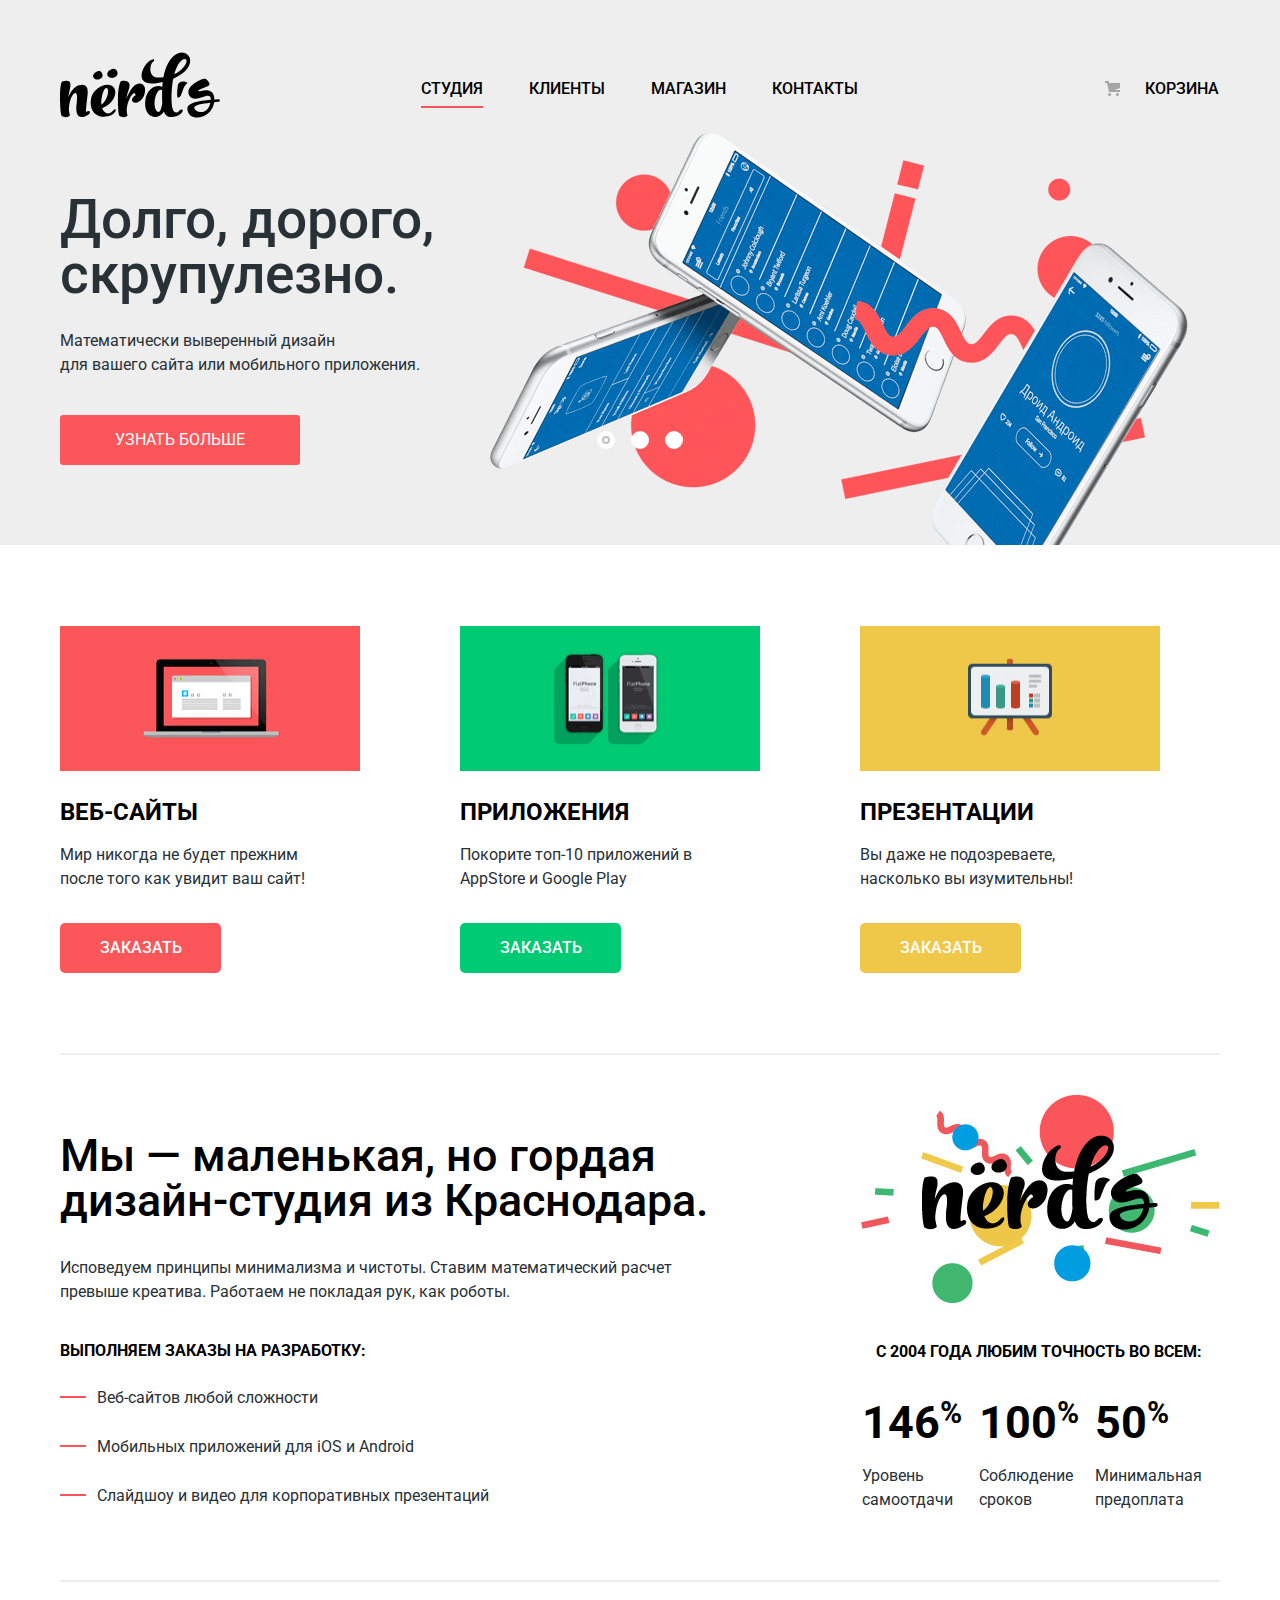
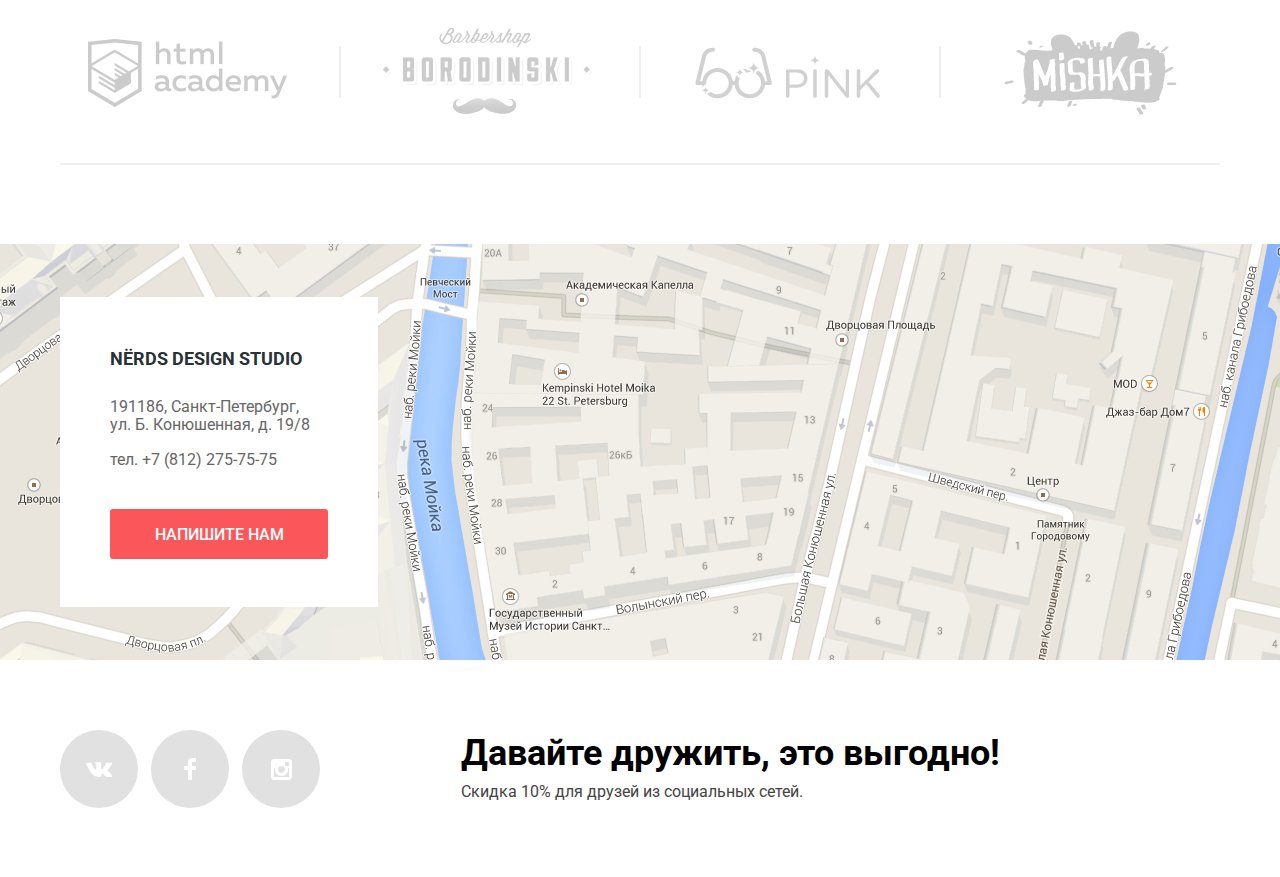
<file: index.html>
<!DOCTYPE html>
<html lang="ru">

<head>
  <meta charset="utf-8">
  <title>HTML Academy: Нёрдс</title>
  <link href="https://fonts.googleapis.com/css?family=Roboto:400,500,700&amp;subset=cyrillic" rel="stylesheet">
  <link href="css/normalize.min.css" rel="stylesheet">
  <link href="css/style.min.css" rel="stylesheet">
</head>

<body>
  <header class="page-header">
    <div class="container header-container">
      <h2 class="visually-hidden">Главная навигация</h2>
      <div class="nav-block">
        <a class="nerds-logo" href="index.html" aria-label="Главная страница nёrds"><img src="img/nerds-logo.svg" alt="Nёrds" width="160" height="70"></a>
        <nav class="main-navigation">
          <ul class="nav-list">
            <li class="nav-list-item"><a href="index.html" class="nav-link nav-link--active">Студия</a></li>
            <li class="nav-list-item"><a href="#" class="nav-link">Клиенты</a></li>
            <li class="nav-list-item"><a href="catalog.html" class="nav-link">Магазин</a></li>
            <li class="nav-list-item"><a href="#" class="nav-link">Контакты</a></li>
          </ul>
        </nav>
        <a class="icon-basket" href="#">Корзина</a>
      </div>
    </div>
  </header>
  <main class="page-main">
    <section class="slider">
      <div class="container">
        <h2 class="visually-hidden">Преимущества</h2>
        <div class="slider-controls">
          <i class="active" data-slide-number="1"></i>
          <i></i>
          <i></i>
        </div>
        <ul class="slider-list">
          <li class="slider-item">
            <h3>Долго, дорого,<br> скрупулезно.</h3>
            <p>Математически выверенный дизайн<br> для вашего сайта или мобильного приложения.</p>
            <a class="slider-item-button button" href="#">Узнать больше</a>
          </li>
          <li class="slider-item">
            <h3>Любим математику как никто другой</h3>
            <p>Никакого креатива, только математические формулы для расчета идеальных пропорций.</p>
            <a class="slider-item-button button" href="#">Узнать больше</a>
          </li>
          <li class="slider-item">
            <h3>Только ночь,<br> только хардкор</h3>
            <p>Работать днем, как все? Мы против этого.<br> Ближе к полуночи работа только начинается.</p>
            <a class="slider-item-button" href="#">Узнать больше</a>
          </li>
        </ul>
      </div>
    </section>
    <div class="container">
      <section class="services">
        <h2 class="visually-hidden">Наш сервис</h2>
        <ul class="service">
          <li class="service-block">
            <img class="service-img" src="img/illustration-1.png" alt="Веб-сайты" width="300" height="145">
            <h3 class="service-head">Веб-сайты</h3>
            <p class="service-desc">Мир никогда не будет прежним<br> после того как увидит ваш сайт!</p>
            <a class="service-link service-link--one" href="#">Заказать</a>
          </li>
          <li class="service-block">
            <img class="service-img" src="img/illustration-2.png" alt="Приложения" width="300" height="145">
            <h3 class="service-head">Приложения</h3>
            <p class="service-desc">Покорите топ-10 приложений в AppStore и Google Play</p>
            <a class="service-link service-link--two" href="#">Заказать</a>
          </li>
          <li class="service-block">
            <img class="service-img" src="img/illustration-3.png" alt="Презентации" width="300" height="145">
            <h3 class="service-head">Презентации</h3>
            <p class="service-desc">Вы даже не подозреваете,<br> насколько вы изумительны!</p>
            <a class="service-link service-link--three" href="#">Заказать</a>
          </li>
        </ul>
      </section>
      <section class="about">
        <h2 class="visually-hidden">О нас</h2>
        <div class="about-block about-block--one">
          <p class="about-head">Мы — маленькая, но гордая <br>дизайн-студия из Краснодара. </p>
          <p class="about-desc">Исповедуем принципы минимализма и чистоты. Ставим математический расчет<br> превыше креатива. Работаем не покладая рук, как роботы.</p>
          <h3 class="about-header about-header--one">Выполняем заказы на разработку:</h3>
          <ul class="about-list">
            <li class="about-list-item">Веб-сайтов любой сложности</li>
            <li class="about-list-item">Мобильных приложений для iOS и Android</li>
            <li class="about-list-item">Слайдшоу и видео для корпоративных презентаций</li>
          </ul>
        </div>
        <div class="about-block about-block--two">
          <h3 class="about-header about-header--two">с 2004 года Любим точность во всем:</h3>
          <table class="about-table">
            <tbody>
              <tr>
                <td class="about-table-numbers">146<sup>%</sup></td>
                <td class="about-table-numbers">100<sup>%</sup></td>
                <td class="about-table-numbers">50<sup>%</sup></td>
              </tr>
              <tr>
                <td class="about-table-desc">Уровень<br> самоотдачи</td>
                <td class="about-table-desc">Соблюдение<br> сроков</td>
                <td class="about-table-desc">Минимальная<br> предоплата</td>
              </tr>
            </tbody>
          </table>
        </div>
      </section>
      <section class="partners">
        <h2 class="visually-hidden">Партнёры</h2>
        <ul class="partners-list">
          <li class="partners-item">
            <a href="#">
              <img src="img/logo-1.png" alt="HTML Academy" width="199" height="68">
            </a>
          </li>
          <li class="partners-item"><a href="#">
              <img src="img/logo-2.png" alt="Borodinsky" width="209" height="90">
            </a>
          </li>
          <li class="partners-item"><a href="#">
              <img src="img/logo-3.png" alt="Pink" width="185" height="52">
            </a>
          </li>
          <li class="partners-item"> <a href="#">
              <img src="img/logo-4.png" alt="Mishka" width="173" height="84">
            </a>
          </li>
        </ul>
      </section>
    </div>
  </main>
  <footer class="page-footer">
    <section class="map">
      <h2 class="visually-hidden">Наши контакты</h2>
      <script type="text/javascript" charset="utf-8" async src="https://api-maps.yandex.ru/services/constructor/1.0/js/?um=constructor%3A093b4abc1fab7a2d4c91bf0e0e254837b73e4c7c0eccd42a4615734639413823&amp;width=100%25&amp;height=416&amp;lang=ru_RU&amp;scroll=true"></script>
      <div class="container container-map">
        <div class="map-info">
          <p class="map-info-title">Nёrds design studio</p>
          <p class="map-info-desc">191186, Санкт-Петербург,<br>ул. Б. Конюшенная, д. 19/8</p>
          <p class="map-info-desc-two">тел. +7 (812) 275-75-75</p>
          <a class="map-info-btn" href="#">Напишите нам</a>
        </div>
      </div>
    </section>
    <div class="footer-container container">
      <h2 class="visually-hidden">Nёrds в социальных сетях</h2>
      <ul class="social-ul">
        <li class="social-item"><a class="social" target="_blank" href="https://vk.com/" aria-label="Nёrds во вконатке">
            <svg xmlns="http://www.w3.org/2000/svg" width="26" height="15" viewBox="0 0 26 15">
              <path fill="#FFF" d="M16.138 11.51c.956-.309 2.18 2.04 3.483 2.939.978.681 1.727.534 1.727.534l3.473-.05s1.815-.112.957-1.554c-.071-.12-.503-1.069-2.585-3.022-2.177-2.043-1.882-1.712.739-5.244 1.597-2.153 2.236-3.468 2.036-4.028-.192-.539-1.365-.399-1.365-.399L20.69.713c-.381.001-.704.119-.851.515-.003.004-.621 1.666-1.445 3.079-1.741 2.989-2.436 3.148-2.724 2.961-.661-.433-.494-1.737-.494-2.664 0-2.897.432-4.105-.846-4.417-.427-.104-.739-.172-1.828-.182-1.392-.021-2.574 0-3.244.329-.445.223-.786.712-.579.74.26.035.843.16 1.155.586.401.552.389 1.789.389 1.789s.229 3.411-.54 3.834c-.528.29-1.25-.302-2.803-3.016-.793-1.388-1.392-2.922-1.392-2.922s-.116-.285-.326-.441c-.25-.185-.6-.244-.6-.244L.848.684S.29.7.085.946c-.182.218-.015.668-.015.668s2.909 6.881 6.203 10.347c3.02 3.182 6.452 2.971 6.452 2.971h1.555s.469-.054.709-.312c.224-.24.214-.691.214-.691s-.031-2.109.935-2.419z" />
            </svg></a>
        </li>
        <li class="social-item"><a class="social" target="_blank" href="https://www.facebook.com/" aria-label="Nёrds в фейсбуке">
            <svg version="1.1" id="Layer_2" xmlns="http://www.w3.org/2000/svg" xmlns:xlink="http://www.w3.org/1999/xlink" x="0px" y="0px" width="12px" height="22px" viewBox="0 0 12 22" enable-background="new 0 0 12 22" xml:space="preserve">
              <path fill="#FFFFFF" d="M12,4V0H8C5.791,0,4,1.791,4,4v4H0v4h4v10h4V12h4V8H8V4H12z" />
            </svg>
          </a>
        </li>
        <li class="social-item"><a class="social" target="_blank" href="https://instagram.com/" aria-label="Nёrds в инстрагаме">
            <svg enable-background="new 0 0 21 21" height="21" viewBox="0 0 21 21" width="21" xmlns="http://www.w3.org/2000/svg">
              <path d="m18 0h-15c-1.65 0-3 1.35-3 3v15c0 1.65 1.35 3 3 3h15c1.65 0 3-1.35 3-3v-15c0-1.65-1.35-3-3-3zm-7.5 7c1.93 0 3.5 1.57 3.5 3.5s-1.57 3.5-3.5 3.5-3.5-1.57-3.5-3.5 1.57-3.5 3.5-3.5zm7.5 11h-15v-9h1.181c-.114.482-.181.983-.181 1.5 0 3.59 2.91 6.5 6.5 6.5s6.5-2.91 6.5-6.5c0-.517-.066-1.018-.181-1.5h1.181zm0-11h-4v-4h4z" fill="#fff" />
            </svg>
          </a>
        </li>
      </ul>
      <div class="footer-desc">
        <p class="footer-title">Давайте дружить, это выгодно!</p>
        <p class="footer-text">Скидка 10% для друзей из социальных сетей.</p>
      </div>
    </div>
  </footer>
  <article class="pop-up">
    <h2 class="visually-hidden">Форма отправки</h2>
    <form class="pop-up-form" method="post">
      <fieldset class="pop-up-field">
        <legend class="pop-up-title">Напишите нам</legend>
        <div class="flex-pop-up">
          <p class="pop-up-item">
            <label class="pop-up-label" for="your-name">Ваше имя:</label>
            <input class="pop-up-input" type="text" id="your-name" name="your-name" placeholder="Имя фамилия" required>
          </p>
          <p class="pop-up-item">
            <label class="pop-up-label" for="your-mail">Ваш e-mail:</label>
            <input class="pop-up-input" type="email" id="your-mail" name="your-mail" placeholder="email@example.com" required>
          </p>
        </div>
        <p class="pop-up-item pop-up-item-textarea">
          <label class="pop-up-label" for="comment-field">Текст письма:</label>
          <textarea class="pop-up-textarea" name="comment" id="comment-field" placeholder="В свободной форме"></textarea>
        </p>
        <input class="pop-up-btn" type="submit" value="Отправить">
        <button class="pop-up-cross" aria-label="Закрыть окно">Закрыть<svg xmlns="http://www.w3.org/2000/svg" width="21" height="21" viewBox="0 0 21 21">
            <path fill="#FB565A" d="M13.328 10.5l7.371-7.371a1.003 1.003 0 0 0 0-1.414L19.285.3a1.003 1.003 0 0 0-1.414 0L10.5 7.672 3.129.301a1.003 1.003 0 0 0-1.414 0L.301 1.715a1.003 1.003 0 0 0 0 1.414L7.672 10.5.301 17.871a1.003 1.003 0 0 0 0 1.414l1.415 1.414a1.003 1.003 0 0 0 1.414 0l7.371-7.371 7.371 7.371a1.003 1.003 0 0 0 1.414 0l1.414-1.414a1.003 1.003 0 0 0 0-1.414L13.328 10.5z" />
          </svg></button>
      </fieldset>
    </form>
  </article>
  <script src="js/script.min.js"></script>
</body>

</html>
</file>
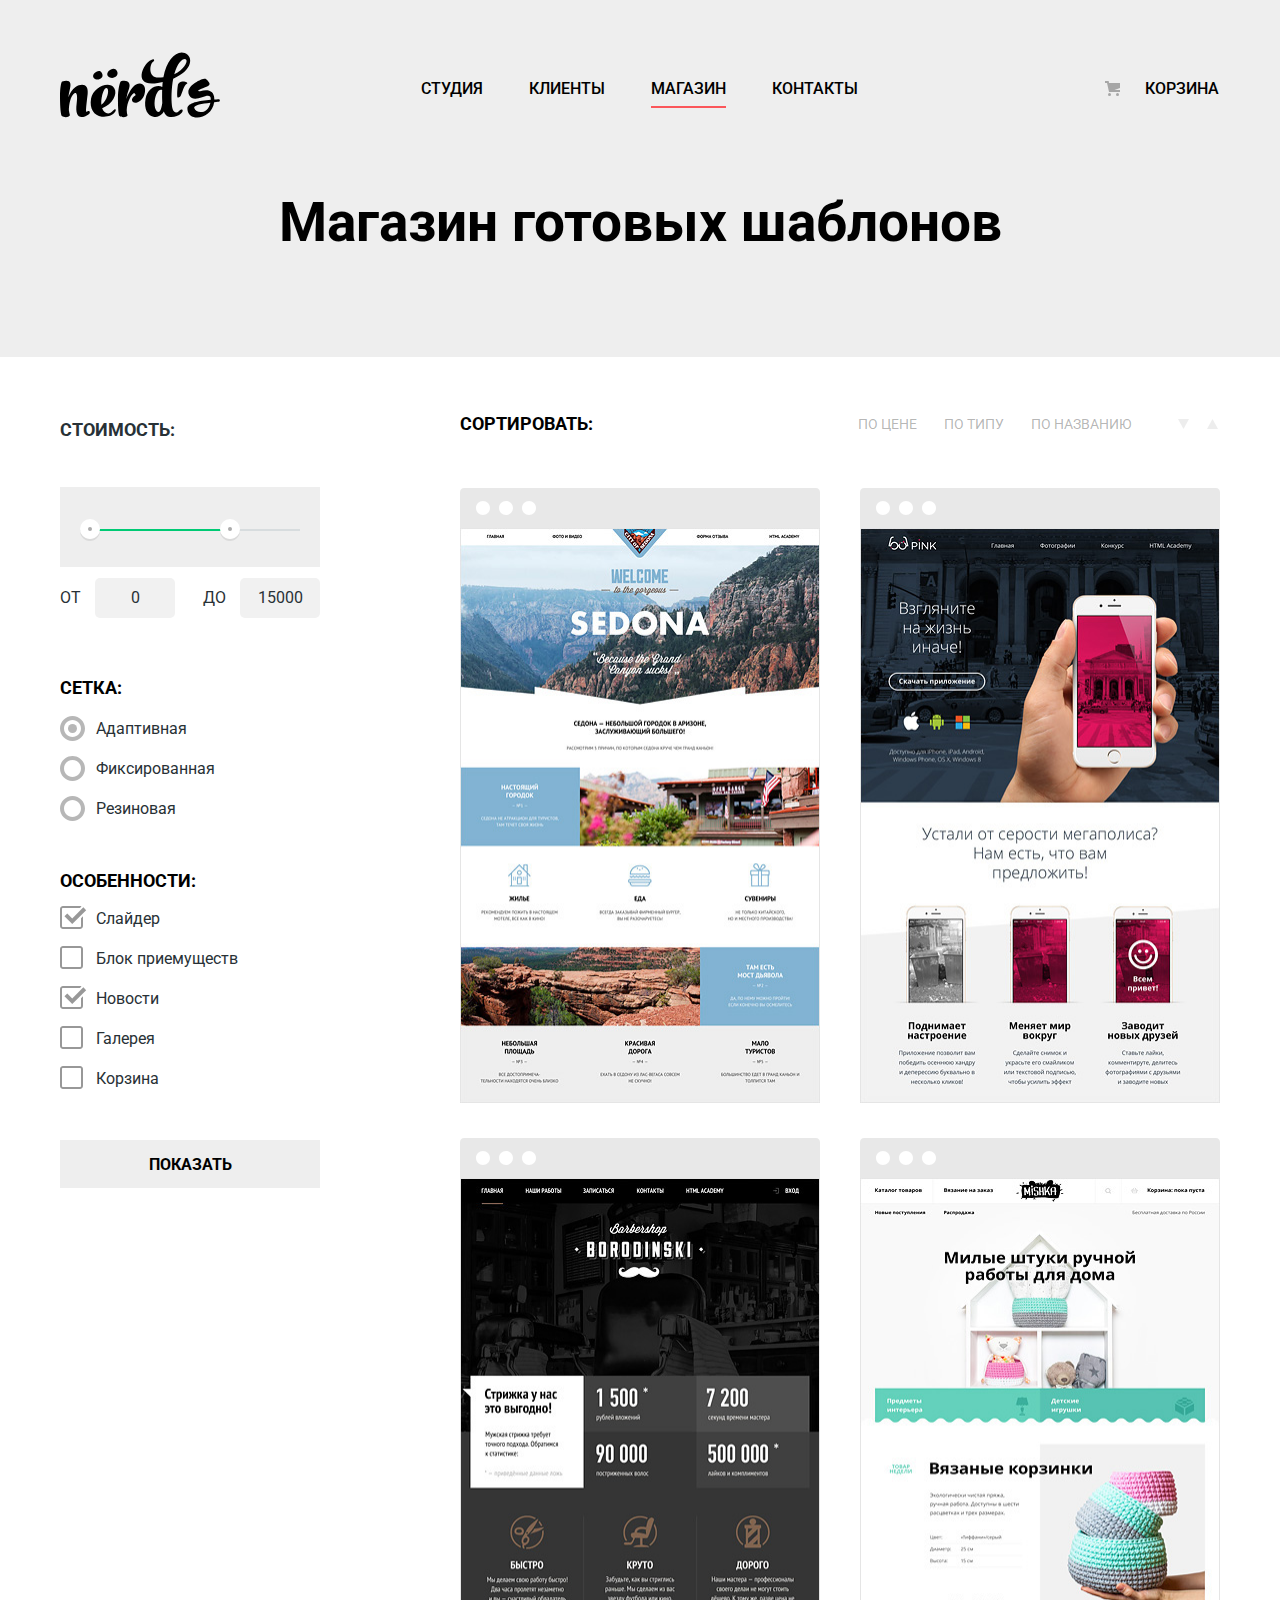
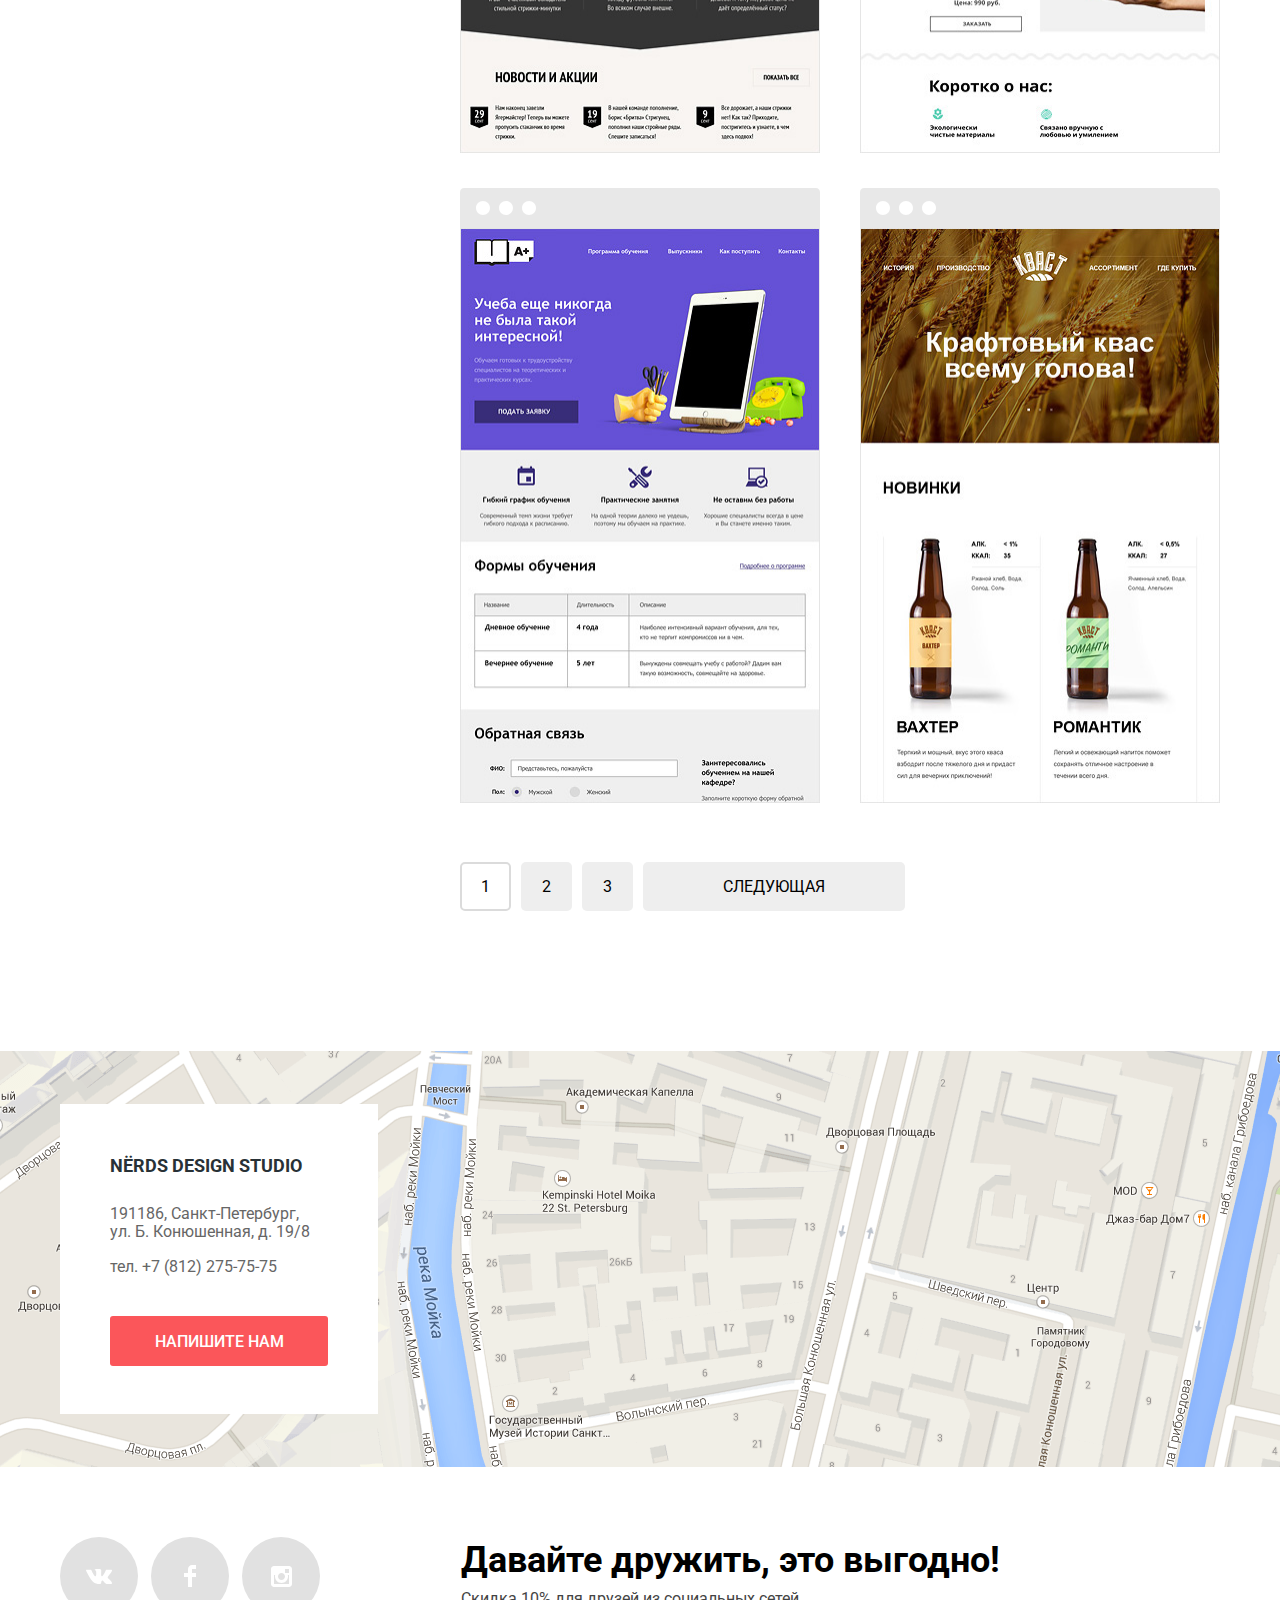
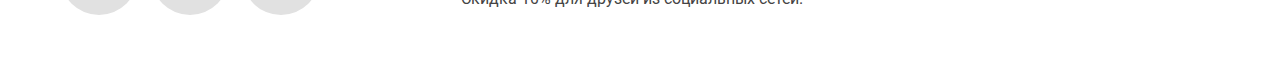
<file: catalog.html>
<!DOCTYPE html>
<html lang="ru">

<head>
  <meta charset="utf-8">
  <title>HTML Academy: Нёрдс</title>
  <link href="https://fonts.googleapis.com/css?family=Roboto:400,500,700&amp;subset=cyrillic" rel="stylesheet">
  <link href="css/normalize.min.css" rel="stylesheet">
  <link href="css/style.min.css" rel="stylesheet">
</head>

<body>
  <header class="page-header">
    <div class="container header-container">
      <h2 class="visually-hidden">Главная навигация</h2>
      <div class="nav-block">
        <a class="nerds-logo" href="index.html" aria-label="Главная страница nёrds"><img src="img/nerds-logo.svg" alt="Nёrds" width="160" height="70"></a>
        <nav class="main-navigation">
          <ul class="nav-list">
            <li class="nav-list-item"><a href="index.html" class="nav-link">Студия</a></li>
            <li class="nav-list-item"><a href="#" class="nav-link">Клиенты</a></li>
            <li class="nav-list-item"><a href="catalog.html" class="nav-link nav-link--active">Магазин</a></li>
            <li class="nav-list-item"><a href="#" class="nav-link">Контакты</a></li>
          </ul>
        </nav>
        <a class="icon-basket" href="#">Корзина</a>
      </div>
    </div>
  </header>
  <main class="page-main-catalog">
    <section class="shop-block">
      <h1 class="shop-main-title">Магазин готовых шаблонов</h1>
    </section>
    <div class="container">
      <div class="block-flex">
        <form class="main-form" method="post">
          <h2 class="form-title">Стоимость:</h2>
          <article class="form-range-filter">
            <section class="form-range-control">
              <div class="form-range-scale">
                <div class="form-range-bar"></div>
              </div>
              <div class="form-range-toggle form-range-toggle__min"></div>
              <div class="form-range-toggle form-range-toggle__max"></div>
            </section>
          </article>
          <article class="form-range-price">
            <label class="form-min-price">от <input name="form-min-price" type="text" value="0"></label>
            <label class="form-max-price">до <input name="form-max-price" type="text" value="15000"></label>
          </article>
          <fieldset class="form-radio">
            <legend class="form-radio-title">Сетка:</legend>
            <div class="form-radio-block">
              <p class="form-radio-item">
                <input class="form-radio-item-input" type="radio" name="radio-grid-one" checked="checked" id="adap" />
                <label class="form-radio-item-label" for="adap">Адаптивная</label>
              </p>
              <p class="form-radio-item">
                <input class="form-radio-item-input" type="radio" name="radio-grid-one" id="fix" />
                <label class="form-radio-item-label" for="fix">Фиксированная</label>
              </p>
              <p class="form-radio-item">
                <input class="form-radio-item-input" type="radio" name="radio-grid-one" id="rubber" />
                <label class="form-radio-item-label" for="rubber">Резиновая</label>
              </p>
            </div>
          </fieldset>
          <fieldset class="form-checkbox">
            <legend class="form-checkbox-title">Особенности:</legend>
            <div class="form-checkbox-block">
              <p class="form-checkbox-item">
                <input class="form-checkbox-input" type="checkbox" name="slider" checked="checked" id="slider" />
                <label class="form-checkbox-label" for="slider">Слайдер</label>
              </p>
              <p class="form-checkbox-item">
                <input class="form-checkbox-input" type="checkbox" name="advantages" id="advantages" />
                <label class="form-checkbox-label" for="advantages">Блок приемуществ</label>
              </p>
              <p class="form-checkbox-item">
                <input class="form-checkbox-input" type="checkbox" name="news" checked="checked" id="news" />
                <label class="form-checkbox-label" for="news">Новости</label>
              </p>
              <p class="form-checkbox-item">
                <input class="form-checkbox-input" type="checkbox" name="gallery" id="gallery" />
                <label class="form-checkbox-label" for="gallery">Галерея</label>
              </p>
              <p class="form-checkbox-item">
                <input class="form-checkbox-input" type="checkbox" name="basket" id="basket" />
                <label class="form-checkbox-label" for="basket">Корзина</label>
              </p>
            </div>
          </fieldset>
          <input class="show-btn" type="submit" value="Показать">
        </form>
        <section class="main-shop">
          <div class="sort-block">
            <h2 class="sort-title">Сортировать:</h2>
            <a class="sort-link" href="#">По цене</a>
            <a class="sort-link" href="#">По типу</a>
            <a class="sort-link" href="#">По названию</a>
            <a class="arrow-dowm" href="#">
              <svg xmlns="http://www.w3.org/2000/svg" width="11" height="10" viewBox="0 0 11 10">
                <path fill="#231F20" d="M5.5 10L0 0h11" />
              </svg>
            </a>
            <a class="arrow-up" href="#">
              <svg xmlns="http://www.w3.org/2000/svg" width="11" height="10" viewBox="0 0 11 10">
                <path fill="#231F20" d="M5.5 0L0 10h11z" />
              </svg>
            </a>
          </div>
          <ul class="shop" aria-label="Выбор готового шаблона">
            <li class="shop-item">
              <div class="shop-browser">
                <svg version="1.1" id="Layer_1" xmlns="http://www.w3.org/2000/svg" xmlns:xlink="http://www.w3.org/1999/xlink" x="0px" y="0px" width="360px" height="40px" viewBox="0 0 360 40" enable-background="new 0 0 360 40" xml:space="preserve">
                  <path fill="#4D4D4D" d="M356,0H4C1.8,0,0,1.8,0,4v16v20h360V4C360,1.8,358.2,0,356,0z M22.991,27c-3.866,0-7-3.134-7-7s3.134-7,7-7
  s7,3.134,7,7S26.857,27,22.991,27z M46.002,27c-3.866,0-7-3.134-7-7s3.134-7,7-7s7,3.134,7,7S49.868,27,46.002,27z M69.013,27
  c-3.866,0-7-3.134-7-7s3.134-7,7-7s7,3.134,7,7S72.879,27,69.013,27z" />
                </svg>
              </div>
              <img class="shop-img" src="img/img-sedona.jpg" alt="sedona" width="360" height="575">
              <section class="shop-footer">
                <h4 class="shop-title">Sedona</h4>
                <p class="shop-desc">Информационный сайт</p>
                <p class="shop-desc shop-desc__two">для туристов</p>
                <a class="shop-btn" href="#">9 900 руб.</a>
              </section>
            </li>
            <li class="shop-item">
              <div class="shop-browser">
                <svg version="1.1" id="Layer_2" xmlns="http://www.w3.org/2000/svg" xmlns:xlink="http://www.w3.org/1999/xlink" x="0px" y="0px" width="360px" height="40px" viewBox="0 0 360 40" enable-background="new 0 0 360 40" xml:space="preserve">
                  <path fill="#4D4D4D" d="M356,0H4C1.8,0,0,1.8,0,4v16v20h360V4C360,1.8,358.2,0,356,0z M22.991,27c-3.866,0-7-3.134-7-7s3.134-7,7-7
  s7,3.134,7,7S26.857,27,22.991,27z M46.002,27c-3.866,0-7-3.134-7-7s3.134-7,7-7s7,3.134,7,7S49.868,27,46.002,27z M69.013,27
  c-3.866,0-7-3.134-7-7s3.134-7,7-7s7,3.134,7,7S72.879,27,69.013,27z" />
                </svg>
              </div>
              <img class="shop-img" src="img/img-pink.jpg" alt="pink" width="360" height="575">
              <section class="shop-footer">
                <h4 class="shop-title">Pink app</h4>
                <p class="shop-desc">Продуктовый лендинг</p>
                <p class="shop-desc shop-desc__two">приложения для iOS и Android</p>
                <a class="shop-btn" href="#">9 900 руб.</a>
              </section>
            </li>
            <li class="shop-item">
              <div class="shop-browser">
                <svg version="1.1" id="Layer_3" xmlns="http://www.w3.org/2000/svg" xmlns:xlink="http://www.w3.org/1999/xlink" x="0px" y="0px" width="360px" height="40px" viewBox="0 0 360 40" enable-background="new 0 0 360 40" xml:space="preserve">
                  <path fill="#4D4D4D" d="M356,0H4C1.8,0,0,1.8,0,4v16v20h360V4C360,1.8,358.2,0,356,0z M22.991,27c-3.866,0-7-3.134-7-7s3.134-7,7-7
  s7,3.134,7,7S26.857,27,22.991,27z M46.002,27c-3.866,0-7-3.134-7-7s3.134-7,7-7s7,3.134,7,7S49.868,27,46.002,27z M69.013,27
  c-3.866,0-7-3.134-7-7s3.134-7,7-7s7,3.134,7,7S72.879,27,69.013,27z" />
                </svg>
              </div>
              <img class="shop-img" src="img/img-barbershop.jpg" alt="barbershop" width="360" height="575">
              <section class="shop-footer">
                <h4 class="shop-title">Barbershop</h4>
                <p class="shop-desc">Сайт салона красоты.</p>
                <p class="shop-desc shop-desc__two">Для мужчин, да.</p>
                <a class="shop-btn" href="#">9 900 руб.</a>
              </section>
            </li>
            <li class="shop-item">
              <div class="shop-browser">
                <svg version="1.1" id="Layer_4" xmlns="http://www.w3.org/2000/svg" xmlns:xlink="http://www.w3.org/1999/xlink" x="0px" y="0px" width="360px" height="40px" viewBox="0 0 360 40" enable-background="new 0 0 360 40" xml:space="preserve">
                  <path fill="#4D4D4D" d="M356,0H4C1.8,0,0,1.8,0,4v16v20h360V4C360,1.8,358.2,0,356,0z M22.991,27c-3.866,0-7-3.134-7-7s3.134-7,7-7
  s7,3.134,7,7S26.857,27,22.991,27z M46.002,27c-3.866,0-7-3.134-7-7s3.134-7,7-7s7,3.134,7,7S49.868,27,46.002,27z M69.013,27
  c-3.866,0-7-3.134-7-7s3.134-7,7-7s7,3.134,7,7S72.879,27,69.013,27z" />
                </svg>
              </div>
              <img class="shop-img" src="img/img-mishka.jpg" alt="mishka" width="360" height="575">
              <section class="shop-footer">
                <h4 class="shop-title">Mishka</h4>
                <p class="shop-desc">Интернет - магазин</p>
                <p class="shop-desc shop-desc__two">вязаных игрушек</p>
                <a class="shop-btn" href="#">9 900 руб.</a>
              </section>
            </li>
            <li class="shop-item">
              <div class="shop-browser">
                <svg version="1.1" id="Layer_5" xmlns="http://www.w3.org/2000/svg" xmlns:xlink="http://www.w3.org/1999/xlink" x="0px" y="0px" width="360px" height="40px" viewBox="0 0 360 40" enable-background="new 0 0 360 40" xml:space="preserve">
                  <path fill="#4D4D4D" d="M356,0H4C1.8,0,0,1.8,0,4v16v20h360V4C360,1.8,358.2,0,356,0z M22.991,27c-3.866,0-7-3.134-7-7s3.134-7,7-7
  s7,3.134,7,7S26.857,27,22.991,27z M46.002,27c-3.866,0-7-3.134-7-7s3.134-7,7-7s7,3.134,7,7S49.868,27,46.002,27z M69.013,27
  c-3.866,0-7-3.134-7-7s3.134-7,7-7s7,3.134,7,7S72.879,27,69.013,27z" />
                </svg>
              </div>
              <img class="shop-img" src="img/img-aplus.jpg" alt="aplus" width="360" height="575">
              <section class="shop-footer">
                <h4 class="shop-title">A plus</h4>
                <p class="shop-desc">Лендинг курсов повышения</p>
                <p class="shop-desc shop-desc__two">квалификации</p>
                <a class="shop-btn" href="#">9 900 руб.</a>
              </section>
            </li>
            <li class="shop-item">
              <div class="shop-browser">
                <svg version="1.1" id="Layer_6" xmlns="http://www.w3.org/2000/svg" xmlns:xlink="http://www.w3.org/1999/xlink" x="0px" y="0px" width="360px" height="40px" viewBox="0 0 360 40" enable-background="new 0 0 360 40" xml:space="preserve">
                  <path fill="#4D4D4D" d="M356,0H4C1.8,0,0,1.8,0,4v16v20h360V4C360,1.8,358.2,0,356,0z M22.991,27c-3.866,0-7-3.134-7-7s3.134-7,7-7
  s7,3.134,7,7S26.857,27,22.991,27z M46.002,27c-3.866,0-7-3.134-7-7s3.134-7,7-7s7,3.134,7,7S49.868,27,46.002,27z M69.013,27
  c-3.866,0-7-3.134-7-7s3.134-7,7-7s7,3.134,7,7S72.879,27,69.013,27z" />
                </svg>
              </div>
              <img class="shop-img" src="img/img-kvast.jpg" alt="kvast" width="360" height="575">
              <section class="shop-footer">
                <h4 class="shop-title">Кваст</h4>
                <p class="shop-desc">Промо - сайт производителя</p>
                <p class="shop-desc shop-desc__two">крафтового кваса</p>
                <a class="shop-btn" href="#">9 900 руб.</a>
              </section>
            </li>
          </ul>
          <ul class="navigation-shop">
            <li><a href="#" class="active">1</a></li>
            <li><a href="#">2</a></li>
            <li><a href="#">3</a></li>
            <li><a href="#" class="next">Следующая</a></li>
          </ul>
        </section>
      </div>
    </div>
  </main>
  <footer class="page-footer">
    <section class="map">
      <h2 class="visually-hidden">Наши контакты</h2>
      <script type="text/javascript" charset="utf-8" async src="https://api-maps.yandex.ru/services/constructor/1.0/js/?um=constructor%3A093b4abc1fab7a2d4c91bf0e0e254837b73e4c7c0eccd42a4615734639413823&amp;width=100%25&amp;height=416&amp;lang=ru_RU&amp;scroll=true"></script>
      <div class="container container-map">
        <div class="map-info">
          <p class="map-info-title">Nёrds design studio</p>
          <p class="map-info-desc">191186, Санкт-Петербург,<br>ул. Б. Конюшенная, д. 19/8</p>
          <p class="map-info-desc-two">тел. +7 (812) 275-75-75</p>
          <a class="map-info-btn" href="#">Напишите нам</a>
        </div>
      </div>
    </section>
    <h2 class="visually-hidden">Nёrds в социальных сетях</h2>
    <div class="footer-container container">
      <div class="social-icons">
        <ul class="social-ul">
          <li class="social-item"><a class="social" target="_blank" href="https://vk.com/" aria-label="Nёrds во вконтакте">
              <svg xmlns="http://www.w3.org/2000/svg" width="26" height="15" viewBox="0 0 26 15">
                <path fill="#FFF" d="M16.138 11.51c.956-.309 2.18 2.04 3.483 2.939.978.681 1.727.534 1.727.534l3.473-.05s1.815-.112.957-1.554c-.071-.12-.503-1.069-2.585-3.022-2.177-2.043-1.882-1.712.739-5.244 1.597-2.153 2.236-3.468 2.036-4.028-.192-.539-1.365-.399-1.365-.399L20.69.713c-.381.001-.704.119-.851.515-.003.004-.621 1.666-1.445 3.079-1.741 2.989-2.436 3.148-2.724 2.961-.661-.433-.494-1.737-.494-2.664 0-2.897.432-4.105-.846-4.417-.427-.104-.739-.172-1.828-.182-1.392-.021-2.574 0-3.244.329-.445.223-.786.712-.579.74.26.035.843.16 1.155.586.401.552.389 1.789.389 1.789s.229 3.411-.54 3.834c-.528.29-1.25-.302-2.803-3.016-.793-1.388-1.392-2.922-1.392-2.922s-.116-.285-.326-.441c-.25-.185-.6-.244-.6-.244L.848.684S.29.7.085.946c-.182.218-.015.668-.015.668s2.909 6.881 6.203 10.347c3.02 3.182 6.452 2.971 6.452 2.971h1.555s.469-.054.709-.312c.224-.24.214-.691.214-.691s-.031-2.109.935-2.419z" />
              </svg></a>
          </li>
          <li class="social-item"><a class="social" target="_blank" href="https://www.facebook.com/" aria-label="Nёrds в фейсбуке">
              <svg version="1.1" id="Layer_8" xmlns="http://www.w3.org/2000/svg" xmlns:xlink="http://www.w3.org/1999/xlink" x="0px" y="0px" width="12px" height="22px" viewBox="0 0 12 22" enable-background="new 0 0 12 22" xml:space="preserve">
                <path fill="#FFFFFF" d="M12,4V0H8C5.791,0,4,1.791,4,4v4H0v4h4v10h4V12h4V8H8V4H12z" />
              </svg>
            </a>
          </li>
          <li class="social-item"><a class="social" target="_blank" href="https://instagram.com/" aria-label="Nёrds в инстрагаме">
              <svg enable-background="new 0 0 21 21" height="21" viewBox="0 0 21 21" width="21" xmlns="http://www.w3.org/2000/svg">
                <path d="m18 0h-15c-1.65 0-3 1.35-3 3v15c0 1.65 1.35 3 3 3h15c1.65 0 3-1.35 3-3v-15c0-1.65-1.35-3-3-3zm-7.5 7c1.93 0 3.5 1.57 3.5 3.5s-1.57 3.5-3.5 3.5-3.5-1.57-3.5-3.5 1.57-3.5 3.5-3.5zm7.5 11h-15v-9h1.181c-.114.482-.181.983-.181 1.5 0 3.59 2.91 6.5 6.5 6.5s6.5-2.91 6.5-6.5c0-.517-.066-1.018-.181-1.5h1.181zm0-11h-4v-4h4z" fill="#fff" />
              </svg>
            </a>
          </li>
        </ul>
      </div>
      <div class="footer-desc">
        <p class="footer-title">Давайте дружить, это выгодно!</p>
        <p class="footer-text">Скидка 10% для друзей из социальных сетей.</p>
      </div>
    </div>
  </footer>
  <article class="pop-up pop-up-catalog container">
    <h2 class="visually-hidden">Форма отправки</h2>
    <form class="pop-up-form" method="post">
      <fieldset class="pop-up-field">
        <legend class="pop-up-title">Напишите нам</legend>
        <div class="flex-pop-up">
          <p class="pop-up-item">
            <label class="pop-up-label" for="your-name">Ваше имя:</label>
            <input class="pop-up-input" type="text" id="your-name" name="your-name" placeholder="Имя фамилия" required>
          </p>
          <p class="pop-up-item">
            <label class="pop-up-label" for="your-mail">Ваш e-mail:</label>
            <input class="pop-up-input" type="email" id="your-mail" name="your-mail" placeholder="email@example.com" required>
          </p>
        </div>
        <p class="pop-up-item pop-up-item-textarea">
          <label class="pop-up-label" for="comment-field">Текст письма:</label>
          <textarea class="pop-up-textarea" name="comment" id="comment-field" placeholder="В свободной форме"></textarea>
        </p>
        <input class="pop-up-btn" type="submit" value="Отправить">
        <button class="pop-up-cross" aria-label="Закрыть окно">Закрыть<svg xmlns="http://www.w3.org/2000/svg" width="21" height="21" viewBox="0 0 21 21">
            <path fill="#FB565A" d="M13.328 10.5l7.371-7.371a1.003 1.003 0 0 0 0-1.414L19.285.3a1.003 1.003 0 0 0-1.414 0L10.5 7.672 3.129.301a1.003 1.003 0 0 0-1.414 0L.301 1.715a1.003 1.003 0 0 0 0 1.414L7.672 10.5.301 17.871a1.003 1.003 0 0 0 0 1.414l1.415 1.414a1.003 1.003 0 0 0 1.414 0l7.371-7.371 7.371 7.371a1.003 1.003 0 0 0 1.414 0l1.414-1.414a1.003 1.003 0 0 0 0-1.414L13.328 10.5z" />
          </svg></button>
      </fieldset>
    </form>
  </article>
  <script src="js/script.min.js"></script>
</body>

</html>
</file>
<file: css/style.min.css>
.visually-hidden{position:absolute;width:1px;height:1px;margin:-1px;border:0;padding:0;clip:rect(0 0 0 0);overflow:hidden}*,*::before,*::after{-webkit-box-sizing:inherit;box-sizing:inherit}body{margin:0;min-width:1200px;font-family:"Roboto",Arial,sans-serif;font-size:16px;line-height:24px;font-weight:normal;color:#283136}.container{width:1160px;margin:0 auto;padding-left:20px;padding-right:20px}.page-header{background-color:#eee}.page-footer{margin-top:79px}.header-container{display:-webkit-box;display:-ms-flexbox;display:flex;-webkit-box-orient:horizontal;-webkit-box-direction:normal;-ms-flex-direction:row;flex-direction:row;-webkit-box-align:center;-ms-flex-align:center;align-items:center;background-color:#eee}.nav-block{display:-webkit-box;display:-ms-flexbox;display:flex;-webkit-box-align:center;-ms-flex-align:center;align-items:center;padding-top:50px}li{list-style-type:none}.nerds-logo{margin-right:201px}.nerds-logo:hover,.nerds-logo:focus{opacity:.8}.nerds-logo:active{opacity:.3}.main-navigation{margin-right:184px}.nav-list{position:relative;display:-webkit-box;display:-ms-flexbox;display:flex;-webkit-box-orient:horizontal;-webkit-box-direction:normal;-ms-flex-direction:row;flex-direction:row;-ms-flex-wrap:wrap;flex-wrap:wrap;width:500px;padding:0}.nav-list-item{margin-right:46px}.nav-link{font-weight:500;line-height:30px;color:black;text-decoration:none;text-transform:uppercase}.nav-link--active{position:relative}.nav-link--active:before{content:"";position:absolute;bottom:-10px;left:0;right:0;height:2px;background:#fb565a}.nav-link:hover,.nav-link:focus{color:#fb565a}.nav-link:active{color:black;opacity:.3}.icon-basket{padding-left:40px;background-image:url("../img/cart-icon.svg");background-repeat:no-repeat;background-position:0 7px;font-weight:500;line-height:30px;text-decoration:none;color:black;text-transform:uppercase}.icon-basket:hover,.icon-basket:focus{color:#fb565a}.icon-basket:active{color:rgba(0,0,0,0.3);stroke:red;fill:red}.service{display:-webkit-box;display:-ms-flexbox;display:flex;-ms-flex-wrap:wrap;flex-wrap:wrap;margin-bottom:0;padding:0;padding-bottom:93px;border-bottom:2px solid #eee}.service-block{width:300px}.service-block:nth-child(2){margin-right:100px;margin-left:100px}.service-img{display:block;background-color:#fb565a}.service-head{margin-top:26px;margin-bottom:15px;font-weight:bold;font-size:24px;line-height:30px;text-transform:uppercase;color:black}.service-desc{margin-bottom:45px}.service-link{border-top:3px solid transparent;padding-bottom:16px;padding-top:12px;padding-left:40px;padding-right:39px;border-radius:5px;font-weight:500;font-size:16px;line-height:18px;text-decoration:none;text-transform:uppercase;color:white}.service-link--one{background-color:#fb565a}.service-link--one:hover,.service-link--one:focus{background-color:#e74246}.service-link--one:active{border-color:#c13135;background-color:#d7373b;color:rgba(255,255,255,0.3)}.service-link--two{background-color:#00ca74}.service-link--two:hover,.service-link--two:focus{background-color:#00bc6c}.service-link--two:active{border-color:#009958;background-color:#00aa62;color:rgba(255,255,255,0.3)}.service-link--three{background-color:#efc84a}.service-link--three:hover,.service-link--three:focus{background-color:#eab534}.service-link--three:active{border-color:#ce961f;background-color:#e5a722;color:rgba(255,255,255,0.3)}.social-ul{display:-webkit-box;display:-ms-flexbox;display:flex;margin:0;padding:0;margin-top:20px;margin-right:128px}.footer-container{display:-webkit-box;display:-ms-flexbox;display:flex;-webkit-box-orient:horizontal;-webkit-box-direction:normal;-ms-flex-direction:row;flex-direction:row;-webkit-box-align:center;-ms-flex-align:center;align-items:center;padding-bottom:58px}.footer-desc{width:580px}.footer-title{margin-bottom:10px;font-weight:bold;font-size:36px;line-height:36px;color:black}.footer-text{margin-top:0;line-height:22px;color:#444}.pop-up-textarea{border:2px solid #d7dcde;outline:0;resize:none}.pop-up-btn{border:0;padding-bottom:15px;padding-top:17px;padding-right:83px;padding-left:83px;background-color:#fb565a;font-weight:bold;line-height:18px;color:white;text-transform:uppercase;cursor:pointer}.pop-up-btn:hover,.pop-up-btn:focus{background-color:#e74246}.pop-up-btn:active{background-color:#d7373b;color:rgba(255,255,255,.3);padding-top:14px;border-top:3px solid #c13135}.pop-up-cross{border:0}.shop-main-title{margin:0;padding-top:68px;margin-bottom:58px;text-align:center;min-height:162px;background-color:#eee;font-weight:bold;font-size:55px;line-height:55px;color:black}.form-radio-item{position:relative;display:-webkit-box;display:-ms-flexbox;display:flex;-webkit-box-align:center;-ms-flex-align:center;align-items:center;margin:0;margin-bottom:15px}.form-radio-item-label{line-height:20px;color:#283136;cursor:pointer;padding-left:11px}.form-radio-item-input{width:25px;height:25px;position:relative;z-index:-1;opacity:0}.form-radio-item-input::after{position:relative;z-index:-1;opacity:0}.form-radio-item-label::after{content:"";background-image:url(../img/svg-nerds/radio-off.svg);opacity:.4;position:absolute;top:0;left:0;display:block;width:25px;height:25px}.form-radio-item-input[type="radio"]:checked+.form-radio-item-label::after{content:"";background-image:url(../img/svg-nerds/radio-on.svg);opacity:.4}.form-radio-item-input[type="radio"]:checked+.form-radio-item-label:hover::after{opacity:1}.form-radio-item-label:active::after{opacity:1}.form-radio-item-label:hover::after{opacity:1}.form-radio-item-label:focus::after{opacity:1}.form-checkbox-item{position:relative;display:-webkit-box;display:-ms-flexbox;display:flex;-webkit-box-align:center;-ms-flex-align:center;align-items:center;margin:0;margin-bottom:15px}.form-checkbox-input{width:25px;height:25px;position:relative;z-index:-1;opacity:0}.form-checkbox-label{line-height:20px;color:#283136;cursor:pointer;padding-left:11px}.form-checkbox-input::after{position:relative;z-index:-1;opacity:0}.form-checkbox-label::after{content:"";background-image:url(../img/svg-nerds/checkbox-off.svg);opacity:.4;position:absolute;top:0;left:0;display:block;width:23px;height:23px}.form-checkbox-input[type="checkbox"]:checked+.form-checkbox-label::after{content:"";background-image:url(../img/svg-nerds/checkbox-on.svg);width:27px;opacity:.4}.form-checkbox-input[type="checkbox"]:checked+.form-checkbox-label:hover::after,.form-checkbox-input[type="checkbox"]:checked+.form-checkbox-label:focus::after{opacity:1}.form-checkbox-label:active::after{opacity:1}.form-checkbox-label:hover::after{opacity:1}.form-checkbox-label:focus::after{opacity:1}.show-btn{margin-top:34px;border:0;border-top:3px solid transparent;padding-bottom:14px;padding-top:13px;padding-left:83px;padding-right:83px;outline:0;font-weight:bold;line-height:18px;text-transform:uppercase;background-color:#eee}.show-btn:hover,.show-btn:focus{background-color:#dfdfdf}.show-btn:active{border-color:#bfbfbf;background-color:#d5d5d5;color:rgba(0,0,0,0.3)}.shop{display:-webkit-box;display:-ms-flexbox;display:flex;-ms-flex-wrap:wrap;flex-wrap:wrap;padding:0;margin-bottom:37px}.shop-item{position:relative;width:360px;margin-bottom:35px}.shop-item:nth-child(odd){margin-right:40px}.shop-img{display:block;background-color:#eee}.shop-browser{height:40px;opacity:.12}.shop-footer{display:none;background-color:#eee;position:absolute;bottom:0;z-index:2;-webkit-box-sizing:border-box;box-sizing:border-box;width:100%;height:230px;max-height:230px;padding:21px 10px 42px;overflow-y:auto;text-align:center}.shop-item:hover>.shop-footer,.shop-item:focus>.shop-footer{display:block}.shop-item:hover>.shop-browser,.shop-item:focus>.shop-browser{opacity:1.0}.shop-title{margin-top:0;margin-bottom:14px;color:black;font-size:18px;line-height:30px;font-weight:bold;text-transform:uppercase}.shop-desc{margin:0 auto;width:240px;font-size:16px;line-height:18px;color:#666}.shop-desc__two{margin-bottom:49px}.shop-btn{border-top:3px solid transparent;padding-bottom:14px;padding-top:17px;padding-left:60px;padding-right:60px;border-radius:5px;font-weight:bold;font-size:16px;line-height:18px;text-decoration:none;text-transform:uppercase;color:white;background-color:#fb565a}.shop-btn:hover{background-color:#e74246}.shop-btn:active{border-color:#c13135;background-color:#d7373b}.main-form{display:-webkit-box;display:-ms-flexbox;display:flex;-webkit-box-orient:vertical;-webkit-box-direction:normal;-ms-flex-direction:column;flex-direction:column;width:260px}.form-range-filter{position:relative;height:80px;padding-right:20px;padding-left:20px;margin-bottom:11px;background-color:#eee}.form-range-control{margin-top:42px}.form-range-scale{height:2px;background:#d7dcde}.form-range-toggle{position:absolute;background-image:url("../img/svg-nerds/filter-button.svg");-webkit-box-sizing:content-box;box-sizing:content-box;cursor:pointer;width:20px;height:23px;top:32px}.form-range-toggle__max{right:80px}.form-range-bar{-webkit-box-sizing:content-box;box-sizing:content-box;margin-left:8%;width:60%;height:2px;background:#00ca74}.block-flex{display:-webkit-box;display:-ms-flexbox;display:flex;-webkit-box-pack:justify;-ms-flex-pack:justify;justify-content:space-between}.form-radio-title{font-weight:bold;font-size:18px;line-height:30px;color:black;text-transform:uppercase;margin-bottom:13px}.form-checkbox-title{font-weight:bold;font-size:18px;line-height:30px;color:black;text-transform:uppercase;margin-bottom:10px}.social-item{margin-right:13px}.social{display:-webkit-box;display:-ms-flexbox;display:flex;width:78px;height:78px;-webkit-box-align:center;-ms-flex-align:center;align-items:center;-webkit-box-pack:center;-ms-flex-pack:center;justify-content:center;border-radius:50%;background-color:#e1e1e1}.social:hover,.social:focus{background-color:#e74246}.social:active svg{background-color:#d7373b;opacity:.3}.social svg{display:block}.slider{position:relative;background-color:#eee}.slider-controls{position:absolute;left:50%;bottom:104px;z-index:100;width:160px;height:18px;text-align:center;font-size:0;-webkit-transform:translateX(-50%);-ms-transform:translateX(-50%);transform:translateX(-50%)}.slider-controls .active::before{content:"";position:absolute;left:50%;top:50%;z-index:2;width:4px;height:4px;margin:-4px;background-color:inherit;border:2px solid #c1c1c1;border-radius:50%}.slider-list{margin:0;margin-bottom:81px;padding:0;list-style:none}.slider-item{display:none;padding:65px 0 80px 0}.slider-item:nth-child(1){display:block}.slider-item:nth-child(1){background-image:url("../img/slide1.png");background-repeat:no-repeat;background-position:93% 5px}.slider-item:nth-child(2){background-image:url("../img/slide2.png");background-repeat:no-repeat;background-position:100% 0}.slider-item:nth-child(3){background-image:url("../img/slide3.png");background-repeat:no-repeat;background-position:100% 20px}.slider-item h3{max-width:600px;margin:0;margin-bottom:27px;font-size:55px;line-height:55px;font-weight:500}.slider-item p{max-width:430px;margin:0;margin-bottom:38px}.slider-item:nth-child(1){display:block}.slider-item-button{display:block;width:240px;padding:16px 0;font-size:16px;line-height:18px;color:#fff;text-transform:uppercase;text-align:center;text-decoration:none;background-color:#fb565a;border-radius:3px;border:0}.slider-item-button:hover,.slider-item-button:focus{background-color:#e74246}.slider-item-button:active{color:rgba(255,255,255,0.3);background-color:#d7373b;-webkit-box-shadow:0 3px rgba(0,0,0,0.1) inset;box-shadow:0 3px rgba(0,0,0,0.1) inset}.slider-controls i{position:relative;display:inline-block;-webkit-box-sizing:content-box;box-sizing:content-box;width:18px;height:18px;padding:8px;border-radius:50%;cursor:pointer}.slider-controls i::after{content:"";position:absolute;top:8px;left:8px;z-index:1;width:18px;height:18px;background:#fff;border-radius:50%}.about{display:-webkit-box;display:-ms-flexbox;display:flex;background-image:url("../img/nerds-illustration.png");background-repeat:no-repeat;background-position:right 40px;width:1160px;margin:0 auto;padding-bottom:47px;border-bottom:2px solid #eee}.about-head{margin-top:78px;margin-bottom:33px;font-weight:500;font-size:45px;line-height:45px;color:black}.about-desc{margin-bottom:35px}.about-list{margin:0;padding:0}.about-list-item{position:relative;padding-left:37px;padding-bottom:25px}.about-list-item::before{content:"";display:block;position:absolute;left:0;top:10px;width:26px;height:2px;background-color:#fb565a}.about-header{font-size:16px;line-height:24px;color:black;text-transform:uppercase}.about-header--one{margin-bottom:23px}.about-header--two{text-align:center;margin-bottom:51px}.about-table{min-width:360px}.about-table-numbers{padding-bottom:33px;font-size:45px;line-height:10px;font-weight:700;color:black}.about-table-numbers sup{font-size:30px}.about-block--two{margin-top:269px;margin-left:150px}.partners{width:1160px;margin:0 auto;border-bottom:2px solid #eee;padding-top:7px}.partners-list{display:-webkit-box;display:-ms-flexbox;display:flex;-webkit-box-pack:justify;-ms-flex-pack:justify;justify-content:space-between;-webkit-box-align:center;-ms-flex-align:center;align-items:center;list-style:none;margin:0;padding:0}.partners-item{position:relative;width:22%;height:174px;display:-webkit-box;display:-ms-flexbox;display:flex;-webkit-box-pack:center;-ms-flex-pack:center;justify-content:center;-webkit-box-align:center;-ms-flex-align:center;align-items:center}.partners-item:nth-child(4){width:260px}.partners-item:nth-child(-n+3)::after{content:"";position:absolute;top:57px;right:-26px;width:2px;height:52px;background-color:#eee}.partners-item>a img{opacity:.2}.partners-item>a:hover img,.partners-item>a:focus img{opacity:1.0}.partners-item>a:active img{opacity:.1}.page-main{margin-bottom:79px}.map{position:relative;width:100%;height:416px;margin:0 0 39px;background-color:#f1eee9;background-image:url(../img/map.png);background-repeat:no-repeat;background-position:center}.container-map{width:1160px;background-image:url(../img/map.png);background-repeat:no-repeat}.map-info{position:absolute;top:53px;z-index:1;padding-right:50px;padding-left:50px;padding-top:50px;padding-bottom:60px;background-color:#fff}.map-info-title{display:block;font-size:18px;margin:0 0 27px;font-weight:700;text-transform:uppercase}.map-info-desc{margin:0 0 17px;line-height:18px;color:#666}.map-info-desc-two{margin:0 0 54px;line-height:18px;color:#666}.map-info-btn{-webkit-box-sizing:border-box;box-sizing:border-box;padding-top:16px;padding-bottom:15px;padding-left:45px;padding-right:44px;background-color:#fb565a;text-transform:uppercase;text-decoration:none;color:white;border-radius:3px;font-weight:500;cursor:pointer}.map-info-btn:hover,.map-info-btn:focus{background-color:#e74246}.map-info-btn:active{background-color:#d7373b;color:rgba(255,255,255,.3);padding-top:13px;border-top:3px solid #c13135}.pop-up{display:none;position:absolute;top:1706px;left:452px;width:960px;z-index:10}@-webkit-keyframes bounce{0{-webkit-transform:translateY(-200px);transform:translateY(-200px)}70%{-webkit-transform:translateY(30px);transform:translateY(30px)}90%{-webkit-transform:translateY(-10px);transform:translateY(-10px)}100%{-webkit-transform:translateY(0);transform:translateY(0)}}@keyframes bounce{0{-webkit-transform:translateY(-200px);transform:translateY(-200px)}70%{-webkit-transform:translateY(30px);transform:translateY(30px)}90%{-webkit-transform:translateY(-10px);transform:translateY(-10px)}100%{-webkit-transform:translateY(0);transform:translateY(0)}}.pop-up-show{display:block;-webkit-animation-name:bounce;animation-name:bounce;-webkit-animation-duration:.6s;animation-duration:.6s}@-webkit-keyframes shake{0,100%{-webkit-transform:translateX(0);transform:translateX(0)}10%,30%,50%,70%,90%{-webkit-transform:translateX(-10px);transform:translateX(-10px)}20%,40%,60%,80%{-webkit-transform:translateX(10px);transform:translateX(10px)}}@keyframes shake{0,100%{-webkit-transform:translateX(0);transform:translateX(0)}10%,30%,50%,70%,90%{-webkit-transform:translateX(-10px);transform:translateX(-10px)}20%,40%,60%,80%{-webkit-transform:translateX(10px);transform:translateX(10px)}}.pop-up-error{-webkit-animation-name:shake;animation-name:shake;-webkit-animation-duration:.6s;animation-duration:.6s}.pop-up-catalog{top:2437px}.pop-up-form{position:relative;margin:0 auto;-webkit-box-shadow:0 20px 40px 0 rgba(0,1,1,.75);box-shadow:0 20px 40px 0 rgba(0,1,1,.75);background-color:#fff}.pop-up-field{padding-left:100px;padding-right:100px;padding-bottom:84px;border:0 none}.pop-up-title{padding-top:67px;padding-bottom:16px;font-weight:bold;font-size:45px;line-height:45px;color:black}.flex-pop-up{display:-webkit-box;display:-ms-flexbox;display:flex;width:760px}.pop-up-item{width:360px}.pop-up-item-textarea{padding-bottom:24px}.pop-up-item:nth-child(1){margin-right:40px}.pop-up-textarea{-webkit-box-sizing:border-box;box-sizing:border-box;width:760px}.pop-up-label{font-weight:bold;line-height:18px;color:black}input[type="text"],input[type="email"]{font:inherit;border:2px solid #d7dcde;outline:0;color:rgba(68,68,68,.5)}input[type="text"]:hover,input[type="email"]:hover{border:2px solid rgba(180,185,187,1)}input[type="text"]:focus,input[type="email"]:focus{border:2px solid #000;color:rgba(68,68,68,1);-webkit-text-fill-color:rgba(68,68,68,1)}.pop-up-textarea:hover{border:2px solid rgba(180,185,187,1)}.pop-up-textarea:focus{border:2px solid #000;color:rgba(68,68,68,1);-webkit-text-fill-color:rgba(68,68,68,1)}.pop-up-input{-webkit-box-sizing:border-box;box-sizing:border-box;width:100%;margin:8px 0 0;padding:10px;border-radius:2px;-webkit-text-fill-color:rgba(68,68,68,.5)}.pop-up-textarea{height:115px;margin:8px 0 0;padding:9px;font-weight:400;color:rgba(68,68,68,.5);border:2px solid #d7dcde;border-radius:2px;-webkit-text-fill-color:rgba(68,68,68,.5)}.pop-up-cross{position:absolute;background-color:transparent;border:0;font-size:0;top:76px;right:81px;width:28px;height:28px;outline:0;cursor:pointer}.pop-up-cross svg path{fill:rgba(251,86,90,.3)}.pop-up-cross svg{position:absolute;top:0;left:50%;height:100%;-webkit-transform:translateX(-50%);-ms-transform:translateX(-50%) rotate(90deg);transform:translateX(-50%) rotate(90deg)}.pop-up-cross:focus path{fill:rgba(251,86,90,1)}.pop-up-cross:hover path{fill:rgba(251,86,90,1)}.pop-up-cross:active path{fill:rgba(251,86,90,.1)}.form-range-price{font-size:0;display:-webkit-box;display:-ms-flexbox;display:flex;-webkit-box-pack:justify;-ms-flex-pack:justify;justify-content:space-between;margin-bottom:55px}.form-range-price label{font-size:16px;text-transform:uppercase}.form-range-price input{-webkit-box-sizing:content-box;box-sizing:content-box;width:60px;padding:8px 10px;margin-left:10px;font-family:Roboto,Arial,sans-serif;font-size:16px;text-align:center;color:#283136;border:0;border-radius:5px;background:#f1f1f1}.form-range-price input:hover,.form-range-price input:focus{border:inherit;background:#dfdfdf}.form-max-price{text-align:right}.main-shop{width:760px}.sort-block{display:-webkit-box;display:-ms-flexbox;display:flex;-webkit-box-align:center;-ms-flex-align:center;align-items:center;text-transform:uppercase;margin-bottom:55px}.sort-title{margin:0;padding-right:265px;font-size:18px;line-height:18px;font-weight:bold;color:#000}.sort-link{padding-right:27px;font-size:14px;line-height:18px;font-weight:normal;color:rgba(0,0,0,.3);text-decoration:none;border-bottom:0}.sort-link:hover,.sort-link:focus{color:rgba(0,0,0,.6)}.sort-link:active{color:#000}.arrow-dowm{width:11px;height:10px;position:relative;left:19px}.arrow-dowm svg{position:absolute}.arrow-dowm path{fill:rgba(166,166,166,.2)}.arrow-dowm path:hover,.arrow-dowm path:focus{fill:rgba(166,166,166,1)}.arrow-dowm path:active{fill:black}.arrow-up{width:11px;height:10px;position:relative;left:37px}.arrow-up svg{position:absolute}.arrow-up path{fill:rgba(166,166,166,.2)}.arrow-up path:hover,.arrow-up path:focus{fill:rgba(166,166,166,1)}.arrow-up path:active{fill:black}.navigation-shop{display:-webkit-box;display:-ms-flexbox;display:flex;-webkit-box-align:center;-ms-flex-align:center;align-items:center;padding:0;margin:0;margin-bottom:73px}.navigation-shop li{margin-right:10px}.navigation-shop .active{padding:13px 19px;background-color:#fff;border:2px solid #dbdbdb}.navigation-shop a{padding:15px 21px;font-size:16px;line-height:18px;text-transform:uppercase;text-decoration:none;background-color:#eee;color:#000;border-radius:5px}.navigation-shop a:hover,.navigation-shop a:focus{background-color:#dfdfdf}.navigation-shop a:active{padding-top:12px;border-top:3px solid #bfbfbf;background-color:#d5d5d5;color:rgba(0,0,0,.3)}.navigation-shop .next{padding:15px 80px}.form-radio{border:0 none;padding:0;margin:0;margin-bottom:30px}.form-checkbox{border:0 none;padding:0;margin:0}.form-title{margin:0;margin-bottom:42px;font-size:18px;font-weight:bold;line-height:30px;text-transform:uppercase}
</file>
